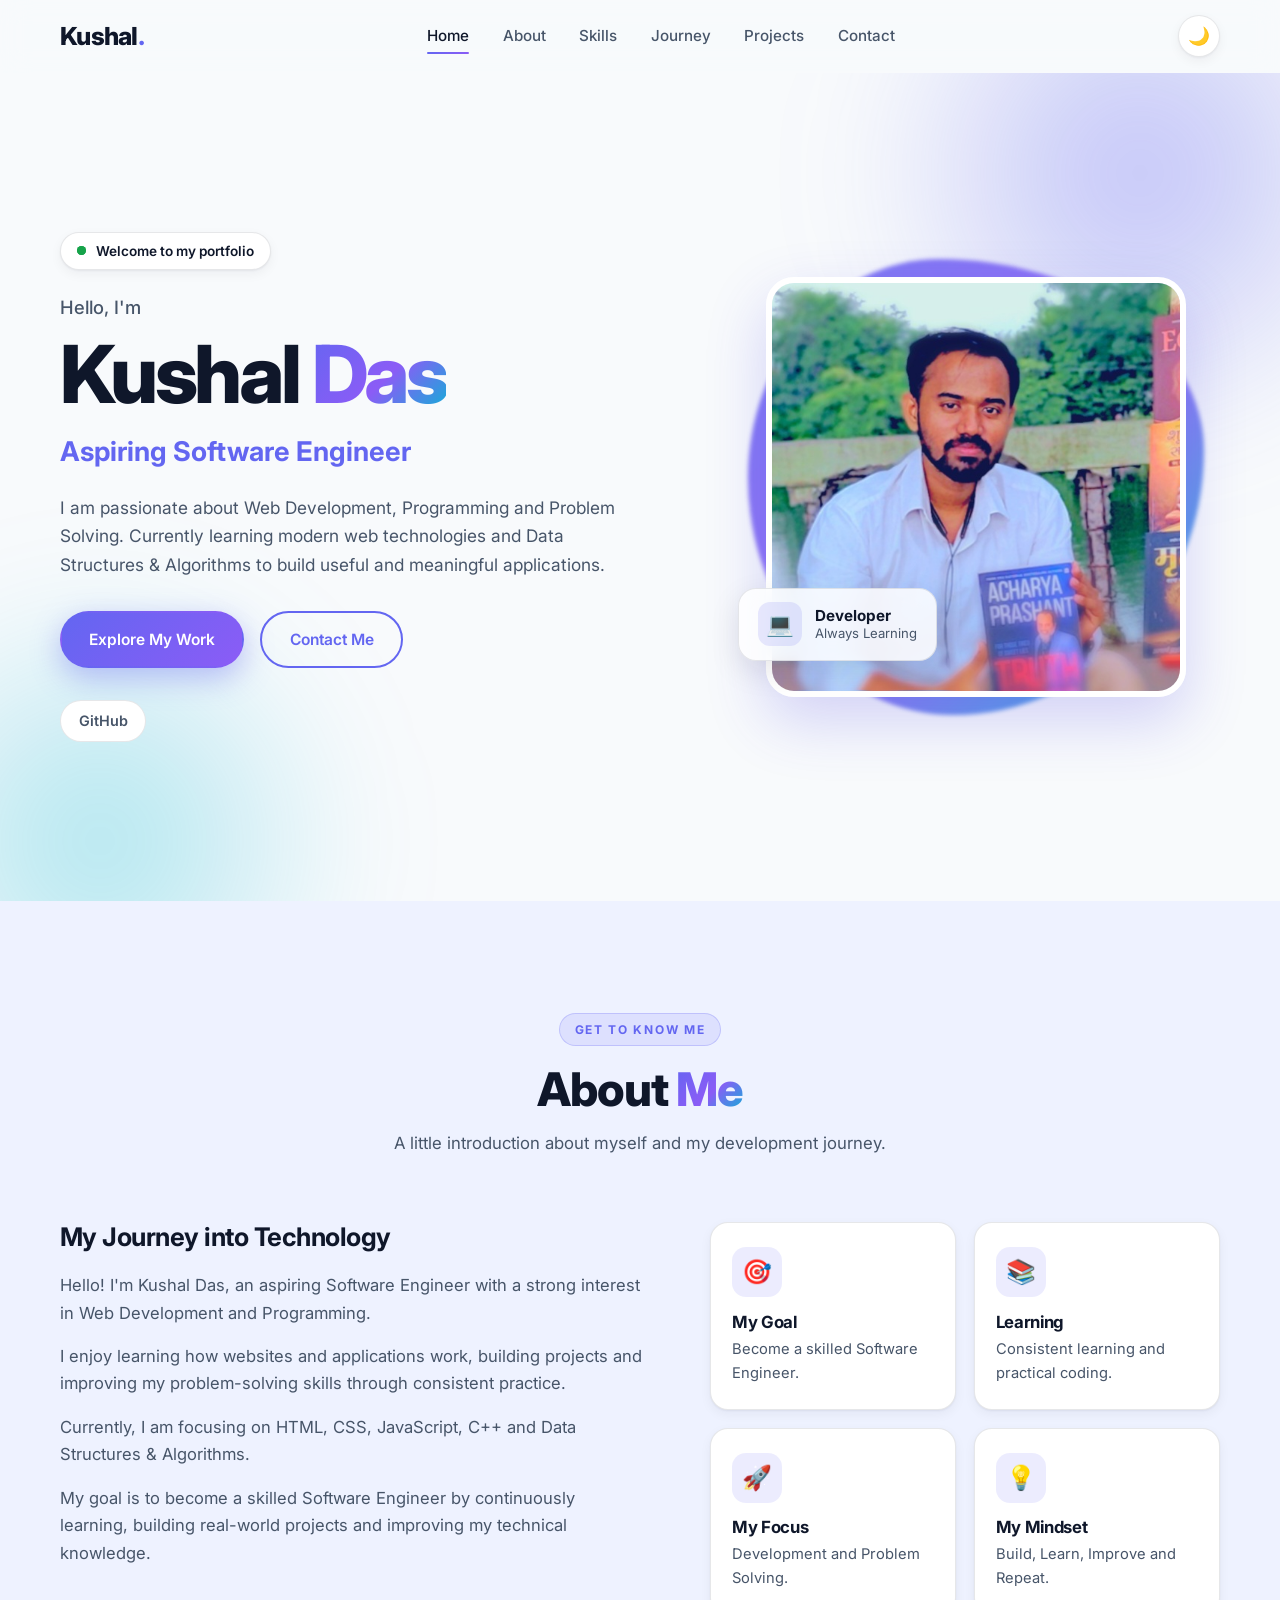
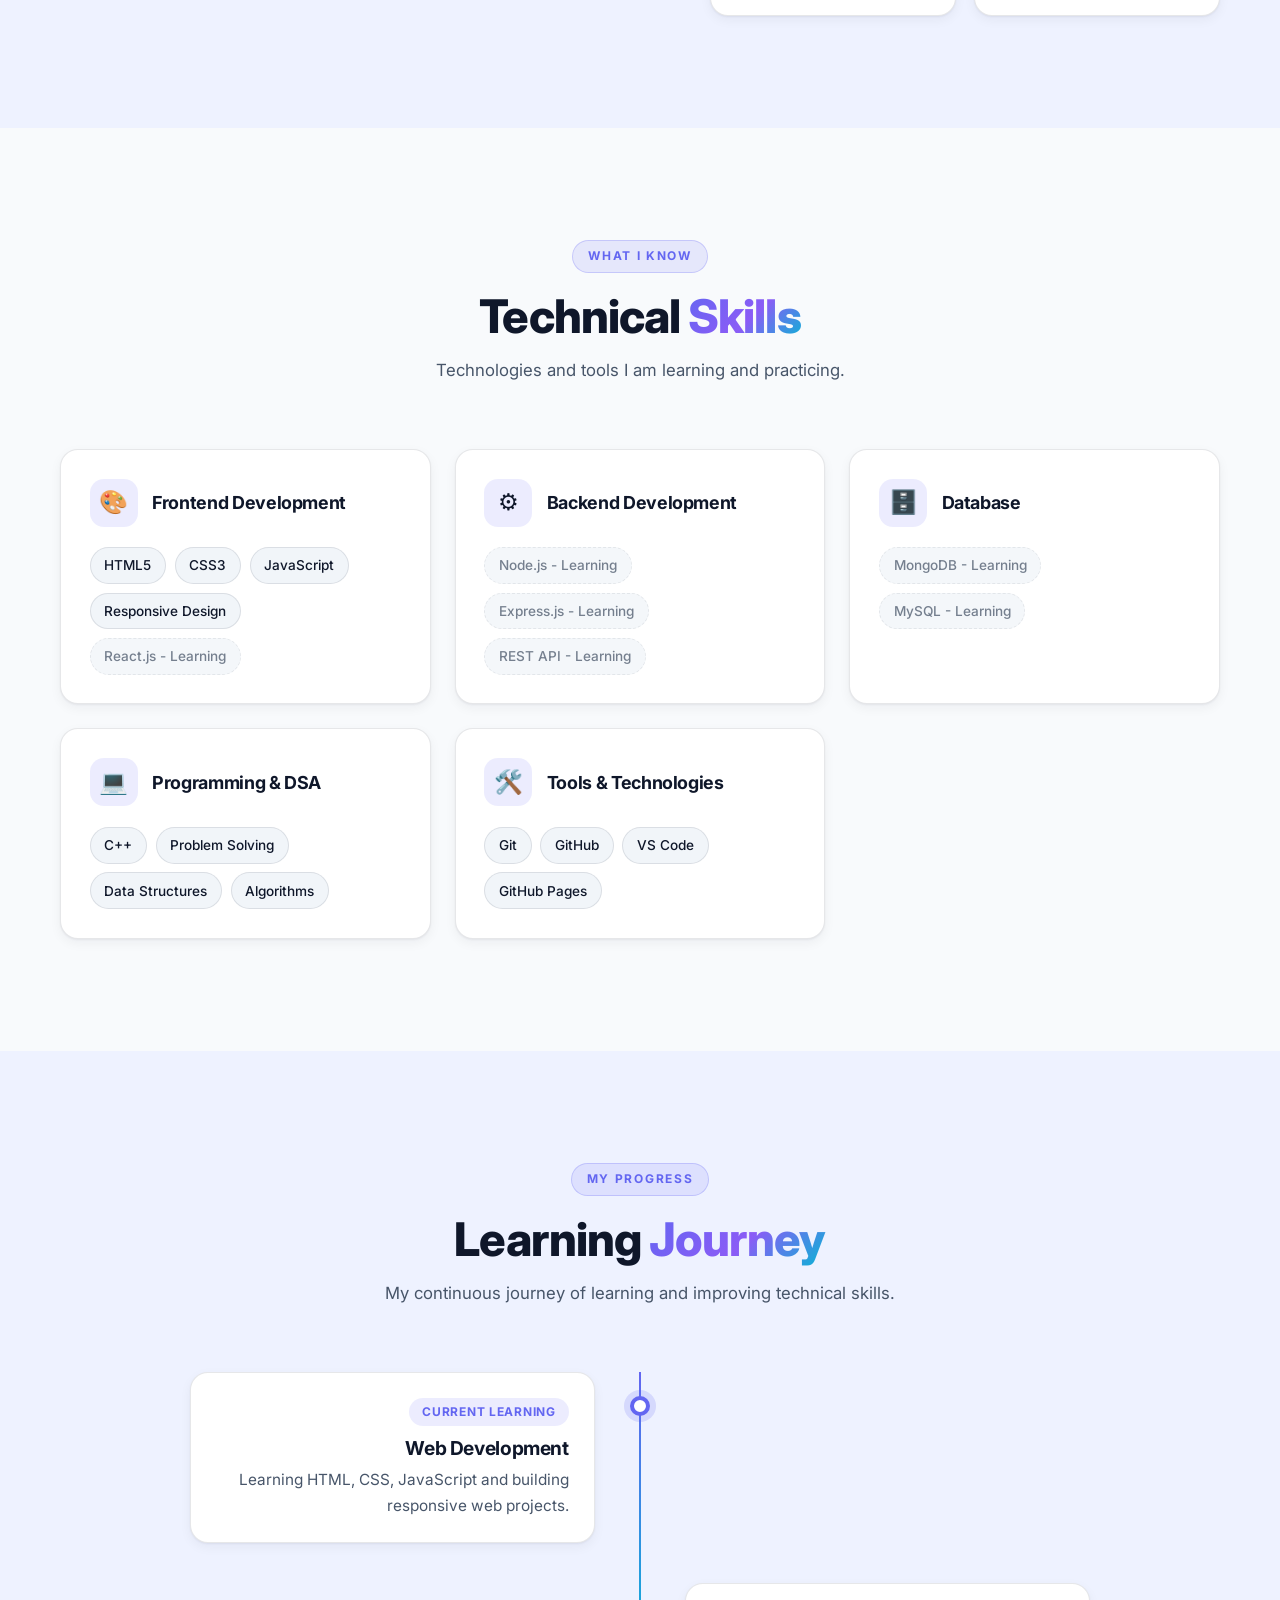
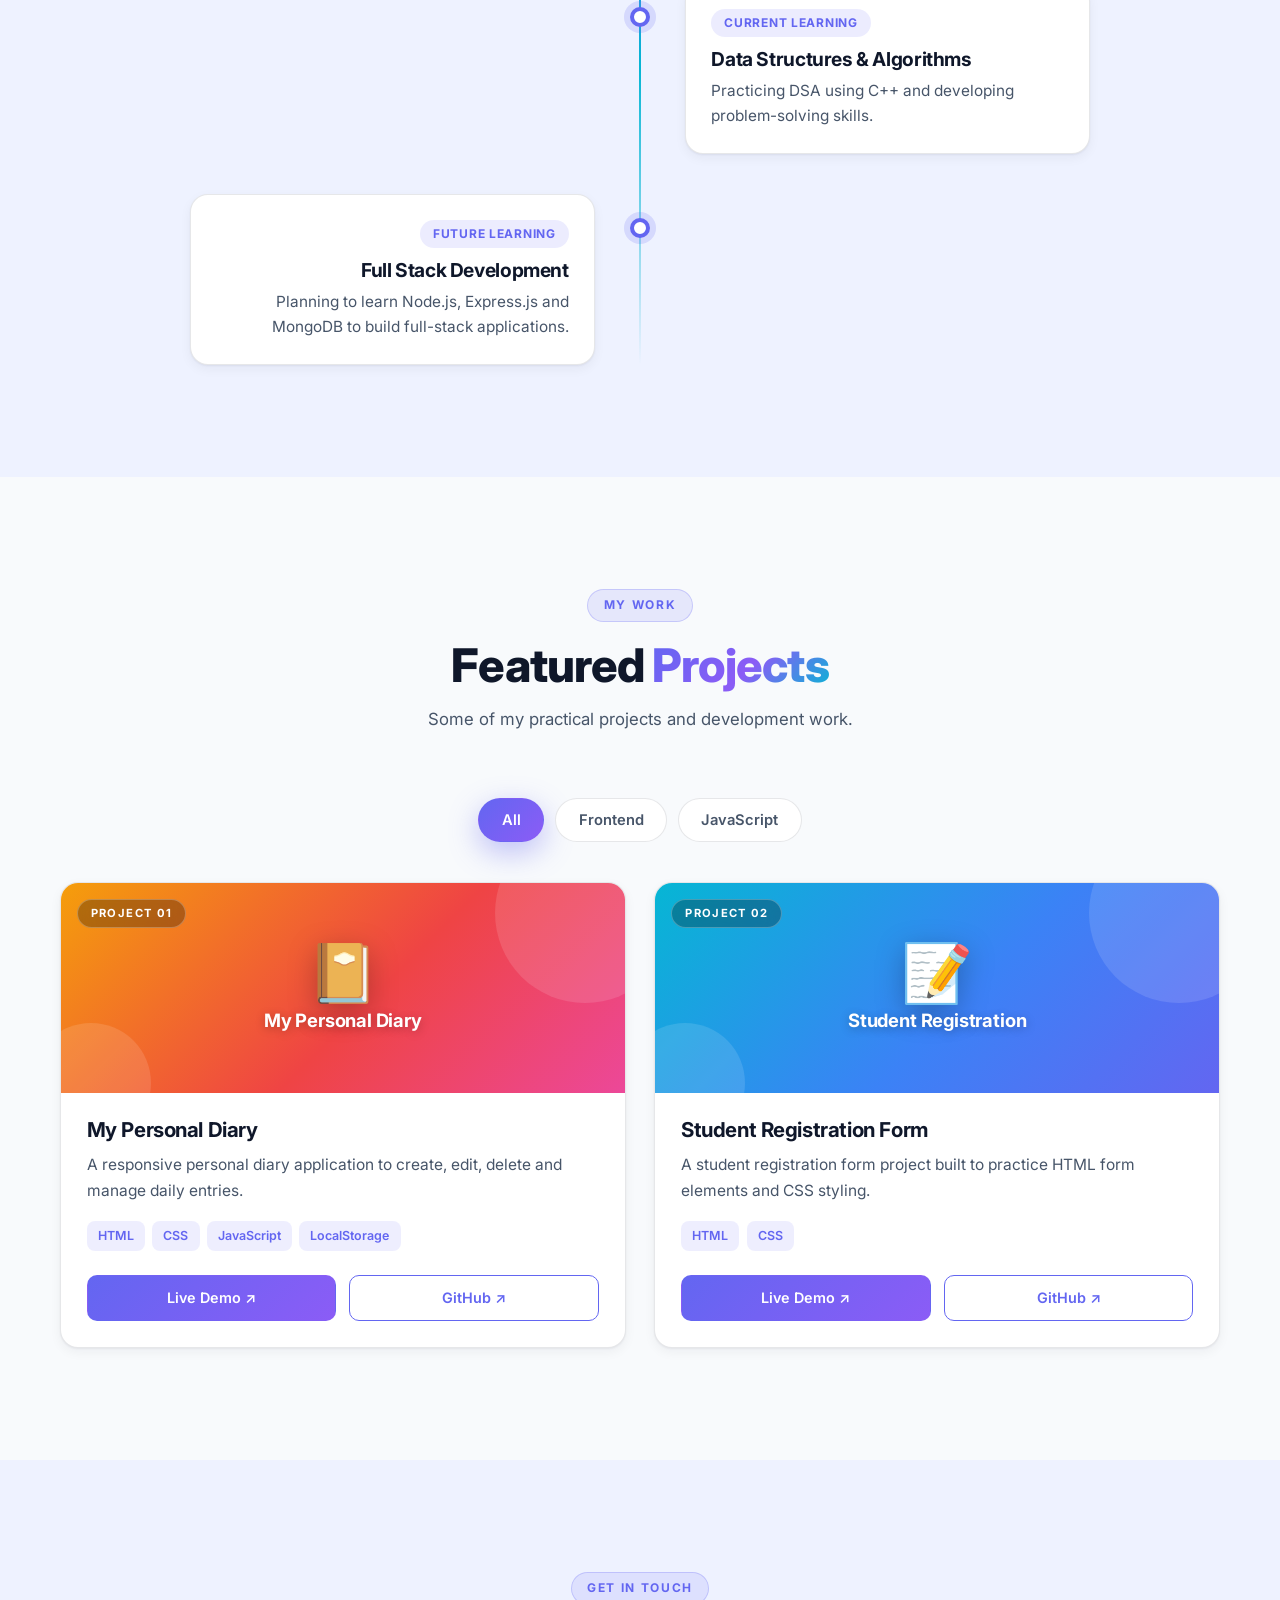
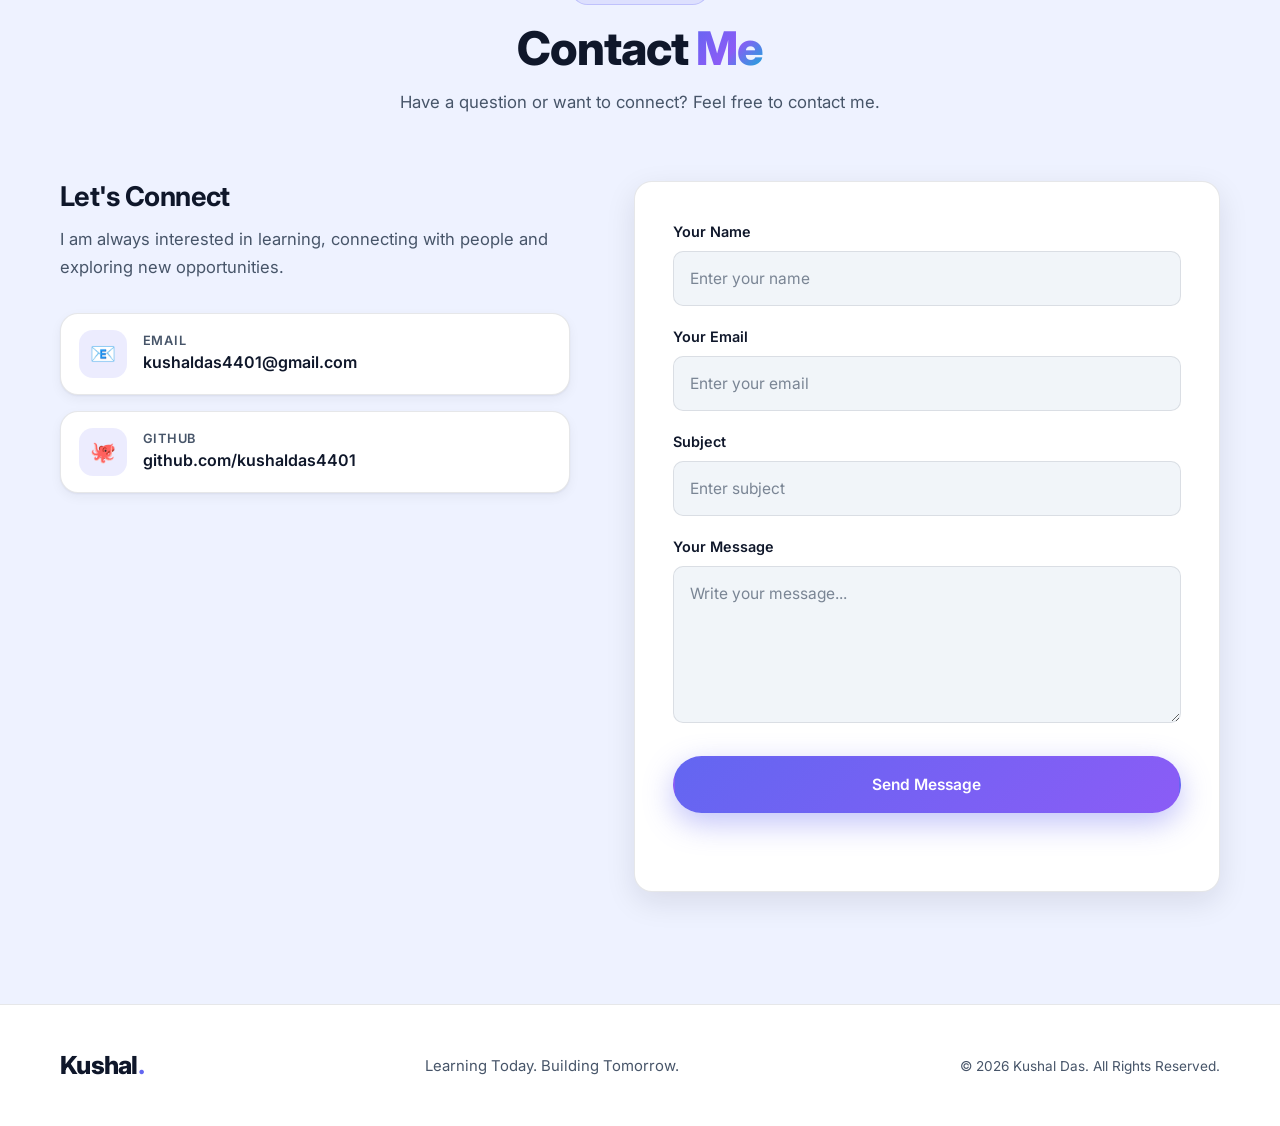
<file: index.html>
<!DOCTYPE html>
<html lang="en">

<head>
    <meta charset="UTF-8">
    <meta name="viewport" content="width=device-width, initial-scale=1.0">

    <meta name="description"
        content="Kushal Das - Web Developer Portfolio. Explore my skills, projects and development journey.">

    <meta name="author" content="Kushal Das">

    <title>Kushal Das | Developer Portfolio</title>

    <!-- Favicon (inline, so no extra file is needed) -->
    <link rel="icon"
        href="data:image/svg+xml,<svg xmlns='http://www.w3.org/2000/svg' viewBox='0 0 100 100'><text y='.9em' font-size='90'>💻</text></svg>">

    <!-- Open Graph (link preview on WhatsApp, LinkedIn etc.) -->
    <meta property="og:type" content="website">
    <meta property="og:title" content="Kushal Das | Developer Portfolio">
    <meta property="og:description"
        content="Web Developer Portfolio. Explore my skills, projects and development journey.">
    <!-- og:image-e full URL dite hobe, jemon:
    <meta property="og:image" content="https://YOUR-SITE-URL/kdas.jpeg"> -->

    <!-- Google Fonts -->
    <link rel="preconnect" href="https://fonts.googleapis.com">
    <link rel="preconnect" href="https://fonts.gstatic.com" crossorigin>

    <link href="https://fonts.googleapis.com/css2?family=Inter:wght@400;500;600;700;800&display=swap"
        rel="stylesheet">

    <!-- CSS -->
    <link rel="stylesheet" href="style.css">

    <!-- JavaScript -->
    <script src="app.js" defer></script>

</head>

<body>

    <!-- =========================
         NAVIGATION BAR
    ========================== -->

    <header class="header">

        <nav class="navbar container">

            <a href="#hero" class="logo">
                Kushal<span>.</span>
            </a>

            <ul class="nav-links" id="navLinks">

                <li><a href="#hero" class="nav-link">Home</a></li>

                <li><a href="#about" class="nav-link">About</a></li>

                <li><a href="#skills" class="nav-link">Skills</a></li>

                <li><a href="#journey" class="nav-link">Journey</a></li>

                <li><a href="#projects" class="nav-link">Projects</a></li>

                <li><a href="#contact" class="nav-link">Contact</a></li>

            </ul>

            <div class="nav-actions">

                <button class="theme-toggle icon-btn"
                    id="themeToggle"
                    aria-label="Toggle dark and light theme">
                    <span id="themeIcon">☀</span>
                </button>

                <button class="menu-toggle icon-btn"
                    id="menuToggle"
                    aria-label="Open navigation menu"
                    aria-expanded="false"
                    aria-controls="navLinks">

                    <span></span>
                    <span></span>
                    <span></span>

                </button>

            </div>

        </nav>

    </header>


    <main>

        <!-- =========================
             HERO SECTION
        ========================== -->

        <section class="hero section-padding reveal" id="hero">

            <div class="container hero-container">

                <div class="hero-content">

                    <span class="availability">
                        <span class="status-dot"></span>
                        Welcome to my portfolio
                    </span>

                    <p class="hero-intro">
                        Hello, I'm
                    </p>

                    <h1>
                        Kushal <span>Das</span>
                    </h1>

                    <p class="hero-title">
                        Aspiring Software Engineer
                    </p>

                    <p class="hero-description">
                        I am passionate about Web Development,
                        Programming and Problem Solving.

                        Currently learning modern web technologies
                        and Data Structures & Algorithms to build
                        useful and meaningful applications.
                    </p>

                    <div class="hero-buttons">

                        <a href="#projects" class="btn btn-primary">
                            Explore My Work
                        </a>

                        <a href="#contact" class="btn btn-outline">
                            Contact Me
                        </a>

                    </div>

                    <div class="social-links">

                        <a href="https://github.com/kushaldas4401"
                            target="_blank"
                            rel="noopener noreferrer">
                            GitHub
                        </a>

                        <!-- Nijer LinkedIn profile link ready hole ei line-ta chalu koro:
                        <a href="https://www.linkedin.com/in/YOUR-USERNAME"
                            target="_blank"
                            rel="noopener noreferrer">
                            LinkedIn
                        </a>
                        -->

                    </div>

                </div>


                <div class="hero-image">

                    <div class="image-decoration"></div>

                    <img src="kdas.jpeg"
                        alt="Kushal Das - Profile Photo"
                        class="profile-image"
                        width="400"
                        height="400">

                    <div class="floating-card">
                        <span>💻</span>
                        <div>
                            <strong>Developer</strong>
                            <p>Always Learning</p>
                        </div>
                    </div>

                </div>

            </div>

        </section>


        <!-- =========================
             ABOUT SECTION
        ========================== -->

        <section class="about section-padding reveal" id="about">

            <div class="container">

                <div class="section-heading">

                    <span class="section-label">GET TO KNOW ME</span>

                    <h2>About <span>Me</span></h2>

                    <p>
                        A little introduction about myself
                        and my development journey.
                    </p>

                </div>


                <div class="about-content">

                    <div class="about-text">

                        <h3>My Journey into Technology</h3>

                        <p>
                            Hello! I'm Kushal Das, an aspiring
                            Software Engineer with a strong interest
                            in Web Development and Programming.
                        </p>

                        <p>
                            I enjoy learning how websites and
                            applications work, building projects
                            and improving my problem-solving skills
                            through consistent practice.
                        </p>

                        <p>
                            Currently, I am focusing on HTML, CSS,
                            JavaScript, C++ and Data Structures
                            & Algorithms.
                        </p>

                        <p>
                            My goal is to become a skilled Software
                            Engineer by continuously learning,
                            building real-world projects and
                            improving my technical knowledge.
                        </p>

                    </div>


                    <div class="about-highlights">

                        <div class="highlight-card">
                            <span class="highlight-icon">🎯</span>
                            <h3>My Goal</h3>
                            <p>Become a skilled Software Engineer.</p>
                        </div>

                        <div class="highlight-card">
                            <span class="highlight-icon">📚</span>
                            <h3>Learning</h3>
                            <p>Consistent learning and practical coding.</p>
                        </div>

                        <div class="highlight-card">
                            <span class="highlight-icon">🚀</span>
                            <h3>My Focus</h3>
                            <p>Development and Problem Solving.</p>
                        </div>

                        <div class="highlight-card">
                            <span class="highlight-icon">💡</span>
                            <h3>My Mindset</h3>
                            <p>Build, Learn, Improve and Repeat.</p>
                        </div>

                    </div>

                </div>

            </div>

        </section>


        <!-- =========================
             SKILLS SECTION
        ========================== -->

        <section class="skills section-padding reveal" id="skills">

            <div class="container">

                <div class="section-heading">

                    <span class="section-label">WHAT I KNOW</span>

                    <h2>Technical <span>Skills</span></h2>

                    <p>
                        Technologies and tools I am learning
                        and practicing.
                    </p>

                </div>


                <div class="skills-grid">


                    <!-- Frontend -->

                    <div class="skill-card">

                        <div class="skill-card-header">
                            <span class="skill-icon">🎨</span>
                            <h3>Frontend Development</h3>
                        </div>

                        <div class="skill-tags">

                            <span>HTML5</span>
                            <span>CSS3</span>
                            <span>JavaScript</span>
                            <span>Responsive Design</span>
                            <span class="tag-learning">React.js - Learning</span>

                        </div>

                    </div>


                    <!-- Backend -->

                    <div class="skill-card">

                        <div class="skill-card-header">
                            <span class="skill-icon">⚙️</span>
                            <h3>Backend Development</h3>
                        </div>

                        <div class="skill-tags">

                            <span class="tag-learning">Node.js - Learning</span>
                            <span class="tag-learning">Express.js - Learning</span>
                            <span class="tag-learning">REST API - Learning</span>

                        </div>

                    </div>


                    <!-- Database -->

                    <div class="skill-card">

                        <div class="skill-card-header">
                            <span class="skill-icon">🗄️</span>
                            <h3>Database</h3>
                        </div>

                        <div class="skill-tags">

                            <span class="tag-learning">MongoDB - Learning</span>
                            <span class="tag-learning">MySQL - Learning</span>

                        </div>

                    </div>


                    <!-- Programming -->

                    <div class="skill-card">

                        <div class="skill-card-header">
                            <span class="skill-icon">💻</span>
                            <h3>Programming & DSA</h3>
                        </div>

                        <div class="skill-tags">

                            <span>C++</span>
                            <span>Problem Solving</span>
                            <span>Data Structures</span>
                            <span>Algorithms</span>

                        </div>

                    </div>


                    <!-- Tools -->

                    <div class="skill-card">

                        <div class="skill-card-header">
                            <span class="skill-icon">🛠️</span>
                            <h3>Tools & Technologies</h3>
                        </div>

                        <div class="skill-tags">

                            <span>Git</span>
                            <span>GitHub</span>
                            <span>VS Code</span>
                            <span>GitHub Pages</span>

                        </div>

                    </div>


                </div>

            </div>

        </section>


        <!-- =========================
             JOURNEY SECTION
        ========================== -->

        <section class="journey section-padding reveal" id="journey">

            <div class="container">

                <div class="section-heading">

                    <span class="section-label">MY PROGRESS</span>

                    <h2>Learning <span>Journey</span></h2>

                    <p>
                        My continuous journey of learning
                        and improving technical skills.
                    </p>

                </div>


                <div class="timeline">


                    <div class="timeline-item">

                        <div class="timeline-dot"></div>

                        <div class="timeline-content">

                            <span class="timeline-date">
                                Current Learning
                            </span>

                            <h3>Web Development</h3>

                            <p>
                                Learning HTML, CSS, JavaScript
                                and building responsive web projects.
                            </p>

                        </div>

                    </div>


                    <div class="timeline-item">

                        <div class="timeline-dot"></div>

                        <div class="timeline-content">

                            <span class="timeline-date">
                                Current Learning
                            </span>

                            <h3>Data Structures & Algorithms</h3>

                            <p>
                                Practicing DSA using C++ and
                                developing problem-solving skills.
                            </p>

                        </div>

                    </div>


                    <div class="timeline-item">

                        <div class="timeline-dot"></div>

                        <div class="timeline-content">

                            <span class="timeline-date">
                                Future Learning
                            </span>

                            <h3>Full Stack Development</h3>

                            <p>
                                Planning to learn Node.js,
                                Express.js and MongoDB to
                                build full-stack applications.
                            </p>

                        </div>

                    </div>


                </div>

            </div>

        </section>


        <!-- =========================
             PROJECTS SECTION
        ========================== -->

        <section class="projects-section section-padding reveal"
            id="projects">

            <div class="container">

                <div class="section-heading">

                    <span class="section-label">MY WORK</span>

                    <h2>Featured <span>Projects</span></h2>

                    <p>
                        Some of my practical projects
                        and development work.
                    </p>

                </div>


                <!-- Project Filters -->

                <div class="project-filters">

                    <button class="filter-btn active"
                        data-filter="all">
                        All
                    </button>

                    <button class="filter-btn"
                        data-filter="frontend">
                        Frontend
                    </button>

                    <button class="filter-btn"
                        data-filter="javascript">
                        JavaScript
                    </button>

                </div>


                <div class="projects-grid">


                    <!-- My Personal Diary -->

                    <article class="project-card"
                        data-category="javascript frontend">

                        <div class="project-number">
                            PROJECT 01
                        </div>

                        <div class="project-visual diary-visual">
                            <span>📔</span>
                            <h3>My Personal Diary</h3>
                        </div>

                        <div class="project-info">

                            <h3>My Personal Diary</h3>

                            <p>
                                A responsive personal diary
                                application to create, edit,
                                delete and manage daily entries.
                            </p>

                            <div class="project-tech">
                                <span>HTML</span>
                                <span>CSS</span>
                                <span>JavaScript</span>
                                <span>LocalStorage</span>
                            </div>

                            <div class="project-links">

                                <a href="https://kushaldas4401.github.io/My-Personal-Diary/"
                                    target="_blank"
                                    rel="noopener noreferrer">
                                    Live Demo ↗
                                </a>

                                <a href="https://github.com/kushaldas4401/My-Personal-Diary"
                                    target="_blank"
                                    rel="noopener noreferrer">
                                    GitHub ↗
                                </a>

                            </div>

                        </div>

                    </article>


                    <!-- Student Registration Form -->

                    <article class="project-card"
                        data-category="frontend">

                        <div class="project-number">
                            PROJECT 02
                        </div>

                        <div class="project-visual form-visual">
                            <span>📝</span>
                            <h3>Student Registration</h3>
                        </div>

                        <div class="project-info">

                            <h3>Student Registration Form</h3>

                            <p>
                                A student registration form
                                project built to practice
                                HTML form elements and CSS styling.
                            </p>

                            <div class="project-tech">
                                <span>HTML</span>
                                <span>CSS</span>
                            </div>

                            <div class="project-links">

                                <a href="https://kushaldas4401.github.io/student-registration-form"
                                    target="_blank"
                                    rel="noopener noreferrer">
                                    Live Demo ↗
                                </a>

                                <a href="https://github.com/kushaldas4401/student-registration-form"
                                    target="_blank"
                                    rel="noopener noreferrer">
                                    GitHub ↗
                                </a>

                            </div>

                        </div>

                    </article>


                </div>

            </div>

        </section>


        <!-- =========================
             CONTACT SECTION
        ========================== -->

        <section class="contact section-padding reveal" id="contact">

            <div class="container">

                <div class="section-heading">

                    <span class="section-label">GET IN TOUCH</span>

                    <h2>Contact <span>Me</span></h2>

                    <p>
                        Have a question or want to connect?
                        Feel free to contact me.
                    </p>

                </div>


                <div class="contact-container">


                    <!-- Contact Information -->

                    <div class="contact-info">

                        <h3>Let's Connect</h3>

                        <p>
                            I am always interested in learning,
                            connecting with people and exploring
                            new opportunities.
                        </p>


                        <div class="contact-item">

                            <span>📧</span>

                            <div>
                                <h4>Email</h4>
                                <a href="mailto:kushaldas4401@gmail.com">
                                    kushaldas4401@gmail.com
                                </a>
                            </div>

                        </div>


                        <div class="contact-item">

                            <span>🐙</span>

                            <div>
                                <h4>GitHub</h4>
                                <a href="https://github.com/kushaldas4401"
                                    target="_blank"
                                    rel="noopener noreferrer">
                                    github.com/kushaldas4401
                                </a>
                            </div>

                        </div>

                    </div>


                    <!-- Contact Form -->

                    <form class="contact-form" id="contactForm">

                        <div class="form-group">

                            <label for="name">
                                Your Name
                            </label>

                            <input
                                type="text"
                                id="name"
                                name="name"
                                placeholder="Enter your name"
                                required
                                minlength="2">

                        </div>


                        <div class="form-group">

                            <label for="email">
                                Your Email
                            </label>

                            <input
                                type="email"
                                id="email"
                                name="email"
                                placeholder="Enter your email"
                                required>

                        </div>


                        <div class="form-group">

                            <label for="subject">
                                Subject
                            </label>

                            <input
                                type="text"
                                id="subject"
                                name="subject"
                                placeholder="Enter subject"
                                required>

                        </div>


                        <div class="form-group">

                            <label for="message">
                                Your Message
                            </label>

                            <textarea
                                id="message"
                                name="message"
                                rows="5"
                                placeholder="Write your message..."
                                required
                                minlength="10"></textarea>

                        </div>


                        <button type="submit"
                            class="btn btn-primary submit-btn">

                            Send Message

                        </button>

                        <p class="form-status"
                            id="formStatus"
                            aria-live="polite"></p>

                    </form>


                </div>

            </div>

        </section>


    </main>


    <!-- =========================
         FOOTER
    ========================== -->

    <footer class="footer">

        <div class="container footer-container">

            <a href="#hero" class="logo">
                Kushal<span>.</span>
            </a>

            <p>
                Learning Today. Building Tomorrow.
            </p>

            <p class="copyright">
                &copy; <span id="currentYear">2026</span>
                Kushal Das. All Rights Reserved.
            </p>

        </div>

    </footer>


    <!-- =========================
         BACK TO TOP BUTTON
    ========================== -->

    <button class="back-to-top"
        id="backToTop"
        aria-label="Back to top">

        ↑

    </button>


</body>

</html>
</file>
<file: style.css>
/* ==========================================================
   Kushal Das - Developer Portfolio
   style.css
   ----------------------------------------------------------
   1.  Design tokens (colors, spacing, shadows) + dark theme
   2.  Reset & base
   3.  Layout utilities, section headings, buttons
   4.  Header & navigation
   5.  Hero
   6.  About
   7.  Skills
   8.  Journey (timeline)
   9.  Projects
   10. Contact
   11. Footer & back-to-top
   12. Scroll reveal animation
   13. Responsive
   14. Reduced motion
   ========================================================== */


/* ==========================================================
   1. DESIGN TOKENS
   ========================================================== */

:root {
    /* Brand */
    --primary: #6366f1;
    --primary-dark: #4f46e5;
    --secondary: #8b5cf6;
    --accent: #06b6d4;
    --gradient: linear-gradient(135deg, var(--primary), var(--secondary) 55%, var(--accent));
    --gradient-soft: linear-gradient(135deg, var(--primary), var(--secondary));

    /* Surfaces (light) */
    --bg: #f8fafc;
    --bg-alt: #eef2ff;
    --surface: #ffffff;
    --surface-2: #f1f5f9;
    --text: #0f172a;
    --muted: #475569;
    --border: rgba(15, 23, 42, 0.1);

    /* Status */
    --success: #16a34a;
    --danger: #dc2626;

    /* Shadows */
    --shadow-sm: 0 1px 2px rgba(15, 23, 42, 0.05), 0 4px 12px rgba(15, 23, 42, 0.05);
    --shadow-md: 0 10px 30px rgba(15, 23, 42, 0.1);
    --shadow-lg: 0 24px 60px rgba(79, 70, 229, 0.22);
    --glow: 0 10px 30px rgba(99, 102, 241, 0.4);

    /* Shape & layout */
    --radius-sm: 10px;
    --radius: 18px;
    --radius-lg: 28px;
    --header-h: 72px;
    --ease: cubic-bezier(0.22, 1, 0.36, 1);

    color-scheme: light;
}

/* Dark theme: works with  <html data-theme="dark">  OR  .dark / .dark-mode / .dark-theme  class */
:root[data-theme="dark"],
:root.dark,
body.dark,
body.dark-mode,
body.dark-theme {
    --bg: #0a0f1e;
    --bg-alt: #0f1730;
    --surface: #131b33;
    --surface-2: #1a2342;
    --text: #e8ecf5;
    --muted: #9aa6c1;
    --border: rgba(255, 255, 255, 0.09);

    --shadow-sm: 0 1px 2px rgba(0, 0, 0, 0.3), 0 4px 12px rgba(0, 0, 0, 0.25);
    --shadow-md: 0 10px 30px rgba(0, 0, 0, 0.4);
    --shadow-lg: 0 24px 60px rgba(0, 0, 0, 0.55);

    color-scheme: dark;
}


/* ==========================================================
   2. RESET & BASE
   ========================================================== */

*,
*::before,
*::after {
    margin: 0;
    padding: 0;
    box-sizing: border-box;
}

html {
    scroll-behavior: smooth;
    -webkit-text-size-adjust: 100%;
}

body {
    font-family: "Inter", system-ui, -apple-system, "Segoe UI", Roboto, sans-serif;
    font-size: 1rem;
    line-height: 1.65;
    color: var(--text);
    background: var(--bg);
    -webkit-font-smoothing: antialiased;
    -moz-osx-font-smoothing: grayscale;
    overflow-x: hidden;
    transition: background-color 0.35s ease, color 0.35s ease;
}

h1, h2, h3, h4 {
    line-height: 1.2;
    letter-spacing: -0.02em;
}

p {
    color: var(--muted);
}

a {
    color: inherit;
    text-decoration: none;
}

ul {
    list-style: none;
}

img {
    display: block;
    max-width: 100%;
    height: auto;
}

button,
input,
textarea {
    font: inherit;
    color: inherit;
}

button {
    cursor: pointer;
    border: none;
    background: none;
}

::selection {
    background: var(--primary);
    color: #fff;
}

:focus-visible {
    outline: 3px solid color-mix(in srgb, var(--primary) 70%, white);
    outline-offset: 3px;
    border-radius: 6px;
}

/* Slim scrollbar */
::-webkit-scrollbar {
    width: 10px;
}

::-webkit-scrollbar-track {
    background: var(--bg);
}

::-webkit-scrollbar-thumb {
    background: color-mix(in srgb, var(--primary) 55%, var(--bg));
    border-radius: 999px;
    border: 2px solid var(--bg);
}

/* Anchor links should not hide under sticky header */
section[id] {
    scroll-margin-top: calc(var(--header-h) - 1px);
}


/* ==========================================================
   3. LAYOUT UTILITIES, HEADINGS, BUTTONS
   ========================================================== */

.container {
    width: min(1160px, 100% - 2.5rem);
    margin-inline: auto;
}

.section-padding {
    padding-block: clamp(4.5rem, 9vw, 7rem);
}

/* Alternate section backgrounds */
.about,
.journey,
.contact {
    background: var(--bg-alt);
}

.section-heading {
    max-width: 660px;
    margin: 0 auto clamp(2.5rem, 5vw, 4rem);
    text-align: center;
}

.section-label {
    display: inline-block;
    padding: 0.35rem 0.95rem;
    margin-bottom: 1rem;
    font-size: 0.75rem;
    font-weight: 700;
    letter-spacing: 0.14em;
    color: var(--primary);
    background: color-mix(in srgb, var(--primary) 12%, transparent);
    border: 1px solid color-mix(in srgb, var(--primary) 25%, transparent);
    border-radius: 999px;
}

.section-heading h2 {
    font-size: clamp(2rem, 4.2vw, 2.9rem);
    font-weight: 800;
    margin-bottom: 0.8rem;
}

/* Gradient accent word inside headings */
.section-heading h2 span,
.hero h1 span {
    background: var(--gradient);
    -webkit-background-clip: text;
    background-clip: text;
    -webkit-text-fill-color: transparent;
    color: transparent;
}

.section-heading p {
    font-size: 1.05rem;
}

/* Buttons */
.btn {
    display: inline-flex;
    align-items: center;
    justify-content: center;
    gap: 0.5rem;
    padding: 0.85rem 1.7rem;
    font-size: 0.97rem;
    font-weight: 600;
    border-radius: 999px;
    border: 2px solid transparent;
    transition: transform 0.3s var(--ease), box-shadow 0.3s var(--ease),
        background-color 0.3s, color 0.3s, border-color 0.3s;
}

.btn:hover {
    transform: translateY(-3px);
}

.btn:active {
    transform: translateY(-1px);
}

.btn-primary {
    color: #fff;
    background: var(--gradient-soft);
    box-shadow: var(--glow);
}

.btn-primary:hover {
    box-shadow: 0 14px 36px rgba(99, 102, 241, 0.55);
}

.btn-outline {
    color: var(--primary);
    border-color: var(--primary);
    background: transparent;
}

.btn-outline:hover {
    color: #fff;
    background: var(--primary);
    box-shadow: var(--glow);
}

/* Shared card look */
.highlight-card,
.skill-card,
.timeline-content,
.project-card,
.contact-form {
    background: var(--surface);
    border: 1px solid var(--border);
    border-radius: var(--radius);
    box-shadow: var(--shadow-sm);
    transition: transform 0.4s var(--ease), box-shadow 0.4s var(--ease),
        border-color 0.3s, background-color 0.35s;
}


/* ==========================================================
   4. HEADER & NAVIGATION
   ========================================================== */

.header {
    position: sticky;
    top: 0;
    z-index: 1000;
    background: color-mix(in srgb, var(--bg) 78%, transparent);
    -webkit-backdrop-filter: saturate(180%) blur(14px);
    backdrop-filter: saturate(180%) blur(14px);
    border-bottom: 1px solid transparent;
    transition: border-color 0.3s, box-shadow 0.3s, background-color 0.35s;
}

.header.scrolled {
    border-bottom-color: var(--border);
    box-shadow: var(--shadow-sm);
}

.navbar {
    display: flex;
    align-items: center;
    justify-content: space-between;
    gap: 1.5rem;
    min-height: var(--header-h);
}

.logo {
    font-size: 1.55rem;
    font-weight: 800;
    letter-spacing: -0.03em;
    color: var(--text);
}

.logo span {
    color: var(--primary);
}

.nav-links {
    display: flex;
    align-items: center;
    gap: 2.1rem;
}

.nav-link {
    position: relative;
    padding: 0.4rem 0;
    font-size: 0.95rem;
    font-weight: 500;
    color: var(--muted);
    transition: color 0.25s;
}

.nav-link::after {
    content: "";
    position: absolute;
    left: 0;
    bottom: -2px;
    width: 100%;
    height: 2px;
    background: var(--gradient-soft);
    border-radius: 2px;
    transform: scaleX(0);
    transform-origin: right;
    transition: transform 0.35s var(--ease);
}

.nav-link:hover,
.nav-link.active {
    color: var(--text);
}

.nav-link:hover::after,
.nav-link.active::after {
    transform: scaleX(1);
    transform-origin: left;
}

.nav-actions {
    display: flex;
    align-items: center;
    gap: 0.6rem;
}

.icon-btn {
    display: inline-flex;
    align-items: center;
    justify-content: center;
    width: 42px;
    height: 42px;
    font-size: 1.1rem;
    border-radius: 50%;
    background: var(--surface);
    border: 1px solid var(--border);
    box-shadow: var(--shadow-sm);
    transition: transform 0.3s var(--ease), border-color 0.3s, background-color 0.35s;
}

.icon-btn:hover {
    transform: translateY(-2px) rotate(12deg);
    border-color: var(--primary);
}

/* Hamburger (hidden on desktop) */
.menu-toggle {
    display: none;
}

.menu-toggle span {
    display: block;
    width: 20px;
    height: 2px;
    background: var(--text);
    border-radius: 2px;
    transition: transform 0.35s var(--ease), opacity 0.2s;
}

.menu-toggle[aria-expanded="true"] span:nth-child(1),
.menu-toggle.active span:nth-child(1),
.menu-toggle.open span:nth-child(1) {
    transform: translateY(7px) rotate(45deg);
}

.menu-toggle[aria-expanded="true"] span:nth-child(2),
.menu-toggle.active span:nth-child(2),
.menu-toggle.open span:nth-child(2) {
    opacity: 0;
}

.menu-toggle[aria-expanded="true"] span:nth-child(3),
.menu-toggle.active span:nth-child(3),
.menu-toggle.open span:nth-child(3) {
    transform: translateY(-7px) rotate(-45deg);
}


/* ==========================================================
   5. HERO
   ========================================================== */

.hero {
    position: relative;
    isolation: isolate;
    display: flex;
    align-items: center;
    min-height: calc(100svh - var(--header-h));
    overflow: hidden;
}

/* Soft background glows */
.hero::before,
.hero::after {
    content: "";
    position: absolute;
    z-index: -1;
    border-radius: 50%;
    filter: blur(60px);
    pointer-events: none;
}

.hero::before {
    top: -180px;
    right: -140px;
    width: 560px;
    height: 560px;
    background: radial-gradient(circle, color-mix(in srgb, var(--primary) 40%, transparent), transparent 70%);
}

.hero::after {
    bottom: -200px;
    left: -160px;
    width: 520px;
    height: 520px;
    background: radial-gradient(circle, color-mix(in srgb, var(--accent) 32%, transparent), transparent 70%);
}

.hero-container {
    display: grid;
    grid-template-columns: 1.1fr 0.9fr;
    align-items: center;
    gap: clamp(2rem, 6vw, 5rem);
}

.availability {
    display: inline-flex;
    align-items: center;
    gap: 0.6rem;
    padding: 0.4rem 1rem;
    margin-bottom: 1.4rem;
    font-size: 0.85rem;
    font-weight: 600;
    color: var(--text);
    background: var(--surface);
    border: 1px solid var(--border);
    border-radius: 999px;
    box-shadow: var(--shadow-sm);
}

.status-dot {
    position: relative;
    width: 9px;
    height: 9px;
    background: var(--success);
    border-radius: 50%;
}

.status-dot::after {
    content: "";
    position: absolute;
    inset: 0;
    background: var(--success);
    border-radius: 50%;
    animation: pulse 1.8s ease-out infinite;
}

.hero-intro {
    font-size: 1.15rem;
    font-weight: 500;
    margin-bottom: 0.2rem;
}

.hero h1 {
    font-size: clamp(2.8rem, 7vw, 5rem);
    font-weight: 800;
    letter-spacing: -0.04em;
    margin-bottom: 0.5rem;
}

.hero-title {
    font-size: clamp(1.25rem, 2.6vw, 1.7rem);
    font-weight: 700;
    color: var(--primary);
    margin-bottom: 1.2rem;
}

.hero-description {
    max-width: 560px;
    font-size: 1.08rem;
    margin-bottom: 2rem;
}

.hero-buttons {
    display: flex;
    flex-wrap: wrap;
    gap: 1rem;
    margin-bottom: 2rem;
}

.social-links {
    display: flex;
    flex-wrap: wrap;
    gap: 0.75rem;
}

.social-links a {
    padding: 0.5rem 1.1rem;
    font-size: 0.9rem;
    font-weight: 600;
    color: var(--muted);
    background: var(--surface);
    border: 1px solid var(--border);
    border-radius: 999px;
    transition: color 0.25s, border-color 0.25s, transform 0.3s var(--ease);
}

.social-links a:hover {
    color: var(--primary);
    border-color: var(--primary);
    transform: translateY(-2px);
}

/* Hero image */
.hero-image {
    position: relative;
    width: min(100%, 420px);
    margin-inline: auto;
}

.image-decoration {
    position: absolute;
    inset: -18px;
    z-index: 0;
    background: var(--gradient);
    border-radius: 42% 58% 55% 45% / 48% 42% 58% 52%;
    opacity: 0.85;
    filter: blur(2px);
    animation: morph 9s ease-in-out infinite;
}

.profile-image {
    position: relative;
    z-index: 1;
    width: 100%;
    height: auto;
    aspect-ratio: 1 / 1;
    object-fit: cover;
    border-radius: var(--radius-lg);
    border: 6px solid var(--surface);
    box-shadow: var(--shadow-lg);
}

.floating-card {
    position: absolute;
    z-index: 2;
    left: -28px;
    bottom: 36px;
    display: flex;
    align-items: center;
    gap: 0.8rem;
    padding: 0.85rem 1.2rem;
    background: color-mix(in srgb, var(--surface) 85%, transparent);
    -webkit-backdrop-filter: blur(12px);
    backdrop-filter: blur(12px);
    border: 1px solid var(--border);
    border-radius: var(--radius);
    box-shadow: var(--shadow-md);
    animation: float 4.5s ease-in-out infinite;
}

.floating-card > span {
    display: grid;
    place-items: center;
    width: 44px;
    height: 44px;
    font-size: 1.4rem;
    background: color-mix(in srgb, var(--primary) 14%, transparent);
    border-radius: 12px;
}

.floating-card strong {
    display: block;
    font-size: 0.95rem;
    line-height: 1.2;
    color: var(--text);
}

.floating-card p {
    font-size: 0.82rem;
    line-height: 1.3;
}


/* ==========================================================
   6. ABOUT
   ========================================================== */

.about-content {
    display: grid;
    grid-template-columns: 1.15fr 1fr;
    gap: clamp(2rem, 5vw, 4rem);
    align-items: start;
}

.about-text h3 {
    font-size: 1.6rem;
    font-weight: 700;
    margin-bottom: 1.2rem;
}

.about-text p {
    margin-bottom: 1rem;
    font-size: 1.04rem;
}

.about-highlights {
    display: grid;
    grid-template-columns: repeat(2, 1fr);
    gap: 1.1rem;
}

.highlight-card {
    padding: 1.5rem 1.3rem;
}

.highlight-card:hover {
    transform: translateY(-6px);
    box-shadow: var(--shadow-md);
    border-color: color-mix(in srgb, var(--primary) 50%, transparent);
}

.highlight-icon {
    display: grid;
    place-items: center;
    width: 50px;
    height: 50px;
    margin-bottom: 0.9rem;
    font-size: 1.5rem;
    background: color-mix(in srgb, var(--primary) 12%, transparent);
    border-radius: 14px;
}

.highlight-card h3 {
    font-size: 1.05rem;
    font-weight: 700;
    margin-bottom: 0.3rem;
}

.highlight-card p {
    font-size: 0.92rem;
}


/* ==========================================================
   7. SKILLS
   ========================================================== */

.skills-grid {
    display: grid;
    grid-template-columns: repeat(auto-fit, minmax(290px, 1fr));
    gap: 1.5rem;
}

.skill-card {
    position: relative;
    padding: 1.8rem;
    overflow: hidden;
}

/* Gradient line that appears on hover */
.skill-card::before {
    content: "";
    position: absolute;
    top: 0;
    left: 0;
    width: 100%;
    height: 4px;
    background: var(--gradient);
    transform: scaleX(0);
    transform-origin: left;
    transition: transform 0.5s var(--ease);
}

.skill-card:hover {
    transform: translateY(-6px);
    box-shadow: var(--shadow-md);
}

.skill-card:hover::before {
    transform: scaleX(1);
}

.skill-card-header {
    display: flex;
    align-items: center;
    gap: 0.9rem;
    margin-bottom: 1.3rem;
}

.skill-icon {
    display: grid;
    place-items: center;
    flex-shrink: 0;
    width: 48px;
    height: 48px;
    font-size: 1.45rem;
    background: color-mix(in srgb, var(--primary) 12%, transparent);
    border-radius: 14px;
}

.skill-card-header h3 {
    font-size: 1.12rem;
    font-weight: 700;
}

.skill-tags {
    display: flex;
    flex-wrap: wrap;
    gap: 0.55rem;
}

.skill-tags span {
    padding: 0.38rem 0.85rem;
    font-size: 0.85rem;
    font-weight: 500;
    color: var(--text);
    background: var(--surface-2);
    border: 1px solid var(--border);
    border-radius: 999px;
    transition: color 0.25s, background-color 0.25s, border-color 0.25s, transform 0.25s;
}

.skill-tags span:hover {
    color: var(--primary);
    border-color: var(--primary);
    transform: translateY(-2px);
}

/* Skills I am still learning */
.skill-tags .tag-learning {
    opacity: 0.75;
    border-style: dashed;
    color: var(--muted);
}


/* ==========================================================
   8. JOURNEY (TIMELINE)
   ========================================================== */

.timeline {
    position: relative;
    max-width: 900px;
    margin-inline: auto;
}

/* Center line */
.timeline::before {
    content: "";
    position: absolute;
    top: 0;
    bottom: 0;
    left: 50%;
    width: 2px;
    background: linear-gradient(to bottom, var(--primary), var(--accent), transparent);
    transform: translateX(-50%);
}

.timeline-item {
    position: relative;
    width: 50%;
    padding-bottom: 2.5rem;
}

.timeline-item:last-child {
    padding-bottom: 0;
}

.timeline-item:nth-child(odd) {
    padding-right: 2.8rem;
    text-align: right;
}

.timeline-item:nth-child(even) {
    margin-left: 50%;
    padding-left: 2.8rem;
}

.timeline-dot {
    position: absolute;
    top: 1.5rem;
    width: 20px;
    height: 20px;
    background: var(--surface);
    border: 4px solid var(--primary);
    border-radius: 50%;
    box-shadow: 0 0 0 6px color-mix(in srgb, var(--primary) 18%, transparent);
    transition: transform 0.3s var(--ease), background-color 0.3s;
}

.timeline-item:nth-child(odd) .timeline-dot {
    right: -10px;
}

.timeline-item:nth-child(even) .timeline-dot {
    left: -10px;
}

.timeline-item:hover .timeline-dot {
    background: var(--primary);
    transform: scale(1.25);
}

.timeline-content {
    padding: 1.5rem 1.6rem;
}

.timeline-item:hover .timeline-content {
    transform: translateY(-4px);
    box-shadow: var(--shadow-md);
}

.timeline-date {
    display: inline-block;
    padding: 0.25rem 0.8rem;
    margin-bottom: 0.7rem;
    font-size: 0.75rem;
    font-weight: 700;
    letter-spacing: 0.06em;
    text-transform: uppercase;
    color: var(--primary);
    background: color-mix(in srgb, var(--primary) 12%, transparent);
    border-radius: 999px;
}

.timeline-content h3 {
    font-size: 1.2rem;
    font-weight: 700;
    margin-bottom: 0.45rem;
}

.timeline-content p {
    font-size: 0.96rem;
}


/* ==========================================================
   9. PROJECTS
   ========================================================== */

.project-filters {
    display: flex;
    flex-wrap: wrap;
    justify-content: center;
    gap: 0.7rem;
    margin-bottom: 2.5rem;
}

.filter-btn {
    padding: 0.55rem 1.4rem;
    font-size: 0.92rem;
    font-weight: 600;
    color: var(--muted);
    background: var(--surface);
    border: 1px solid var(--border);
    border-radius: 999px;
    transition: color 0.25s, background 0.25s, border-color 0.25s, transform 0.3s var(--ease);
}

.filter-btn:hover {
    color: var(--primary);
    border-color: var(--primary);
    transform: translateY(-2px);
}

.filter-btn.active {
    color: #fff;
    background: var(--gradient-soft);
    border-color: transparent;
    box-shadow: var(--glow);
}

.projects-grid {
    display: grid;
    grid-template-columns: repeat(auto-fit, minmax(min(100%, 340px), 1fr));
    gap: 1.8rem;
}

/* Hidden by the filter (supports several class names) */
.project-card.hide,
.project-card.hidden,
.project-card.is-hidden,
.project-card[hidden] {
    display: none;
}

.project-card {
    position: relative;
    display: flex;
    flex-direction: column;
    overflow: hidden;
    animation: fade-in 0.5s var(--ease);
}

.project-card:hover {
    transform: translateY(-8px);
    box-shadow: var(--shadow-lg);
    border-color: color-mix(in srgb, var(--primary) 45%, transparent);
}

.project-number {
    position: absolute;
    top: 1rem;
    left: 1rem;
    z-index: 2;
    padding: 0.28rem 0.8rem;
    font-size: 0.7rem;
    font-weight: 700;
    letter-spacing: 0.12em;
    color: #fff;
    background: rgba(0, 0, 0, 0.28);
    -webkit-backdrop-filter: blur(8px);
    backdrop-filter: blur(8px);
    border: 1px solid rgba(255, 255, 255, 0.25);
    border-radius: 999px;
}

.project-visual {
    position: relative;
    display: flex;
    flex-direction: column;
    align-items: center;
    justify-content: center;
    gap: 0.5rem;
    min-height: 210px;
    padding: 2rem 1rem;
    color: #fff;
    overflow: hidden;
    transition: transform 0.6s var(--ease);
}

/* Decorative circles */
.project-visual::before,
.project-visual::after {
    content: "";
    position: absolute;
    border-radius: 50%;
    background: rgba(255, 255, 255, 0.12);
}

.project-visual::before {
    width: 180px;
    height: 180px;
    top: -60px;
    right: -50px;
}

.project-visual::after {
    width: 120px;
    height: 120px;
    bottom: -50px;
    left: -30px;
}

.project-visual > * {
    position: relative;
    z-index: 1;
}

.project-visual span {
    font-size: 3.6rem;
    line-height: 1;
    filter: drop-shadow(0 8px 14px rgba(0, 0, 0, 0.25));
    transition: transform 0.5s var(--ease);
}

.project-visual h3 {
    font-size: 1.15rem;
    font-weight: 700;
    letter-spacing: -0.01em;
    text-shadow: 0 2px 10px rgba(0, 0, 0, 0.25);
}

.project-card:hover .project-visual span {
    transform: scale(1.18) rotate(-6deg);
}

.diary-visual {
    background: linear-gradient(135deg, #f59e0b, #ef4444 55%, #ec4899);
}

.form-visual {
    background: linear-gradient(135deg, #06b6d4, #3b82f6 55%, #6366f1);
}

.project-info {
    display: flex;
    flex-direction: column;
    flex: 1;
    padding: 1.6rem;
}

.project-info h3 {
    font-size: 1.28rem;
    font-weight: 700;
    margin-bottom: 0.6rem;
}

.project-info > p {
    margin-bottom: 1.1rem;
    font-size: 0.97rem;
}

.project-tech {
    display: flex;
    flex-wrap: wrap;
    gap: 0.45rem;
    margin-bottom: 1.5rem;
}

.project-tech span {
    padding: 0.28rem 0.7rem;
    font-size: 0.78rem;
    font-weight: 600;
    color: var(--primary);
    background: color-mix(in srgb, var(--primary) 11%, transparent);
    border-radius: 8px;
}

.project-links {
    display: flex;
    gap: 0.8rem;
    margin-top: auto;
}

.project-links a {
    flex: 1;
    padding: 0.65rem 1rem;
    text-align: center;
    font-size: 0.9rem;
    font-weight: 600;
    border-radius: var(--radius-sm);
    border: 1.5px solid var(--primary);
    transition: transform 0.3s var(--ease), background-color 0.25s, color 0.25s, box-shadow 0.3s;
}

.project-links a:first-child {
    color: #fff;
    background: var(--gradient-soft);
    border-color: transparent;
}

.project-links a:first-child:hover {
    box-shadow: var(--glow);
}

.project-links a:last-child {
    color: var(--primary);
}

.project-links a:last-child:hover {
    color: #fff;
    background: var(--primary);
}

.project-links a:hover {
    transform: translateY(-2px);
}


/* ==========================================================
   10. CONTACT
   ========================================================== */

.contact-container {
    display: grid;
    grid-template-columns: 1fr 1.15fr;
    gap: clamp(2rem, 5vw, 4rem);
    align-items: start;
}

.contact-info h3 {
    font-size: 1.7rem;
    font-weight: 700;
    margin-bottom: 0.8rem;
}

.contact-info > p {
    margin-bottom: 2rem;
    font-size: 1.04rem;
}

.contact-item {
    display: flex;
    align-items: center;
    gap: 1rem;
    padding: 1rem 1.1rem;
    margin-bottom: 1rem;
    background: var(--surface);
    border: 1px solid var(--border);
    border-radius: var(--radius);
    box-shadow: var(--shadow-sm);
    transition: transform 0.35s var(--ease), border-color 0.3s, box-shadow 0.35s;
}

.contact-item:hover {
    transform: translateX(6px);
    border-color: color-mix(in srgb, var(--primary) 50%, transparent);
    box-shadow: var(--shadow-md);
}

.contact-item > span {
    display: grid;
    place-items: center;
    flex-shrink: 0;
    width: 48px;
    height: 48px;
    font-size: 1.3rem;
    background: color-mix(in srgb, var(--primary) 12%, transparent);
    border-radius: 14px;
}

.contact-item h4 {
    font-size: 0.8rem;
    font-weight: 600;
    letter-spacing: 0.06em;
    text-transform: uppercase;
    color: var(--muted);
}

.contact-item a {
    font-weight: 600;
    word-break: break-word;
    transition: color 0.25s;
}

.contact-item a:hover {
    color: var(--primary);
}

/* Form */
.contact-form {
    padding: clamp(1.5rem, 4vw, 2.4rem);
    box-shadow: var(--shadow-md);
}

.form-group {
    margin-bottom: 1.2rem;
}

.form-group label {
    display: block;
    margin-bottom: 0.45rem;
    font-size: 0.9rem;
    font-weight: 600;
}

.form-group input,
.form-group textarea {
    width: 100%;
    padding: 0.85rem 1rem;
    font-size: 0.97rem;
    color: var(--text);
    background: var(--surface-2);
    border: 1.5px solid var(--border);
    border-radius: var(--radius-sm);
    transition: border-color 0.25s, box-shadow 0.25s, background-color 0.25s;
}

.form-group input::placeholder,
.form-group textarea::placeholder {
    color: color-mix(in srgb, var(--muted) 70%, transparent);
}

.form-group input:focus,
.form-group textarea:focus {
    outline: none;
    background: var(--surface);
    border-color: var(--primary);
    box-shadow: 0 0 0 4px color-mix(in srgb, var(--primary) 20%, transparent);
}

.form-group input:user-invalid,
.form-group textarea:user-invalid {
    border-color: var(--danger);
}

.form-group textarea {
    min-height: 140px;
    resize: vertical;
}

.submit-btn {
    width: 100%;
    margin-top: 0.4rem;
}

.submit-btn:disabled {
    opacity: 0.65;
    cursor: not-allowed;
    transform: none;
}

.form-status {
    min-height: 1.5rem;
    margin-top: 1rem;
    font-size: 0.93rem;
    font-weight: 600;
    text-align: center;
}

.form-status.success {
    color: var(--success);
}

.form-status.error {
    color: var(--danger);
}


/* ==========================================================
   11. FOOTER & BACK-TO-TOP
   ========================================================== */

.footer {
    padding-block: 2.5rem;
    background: var(--surface);
    border-top: 1px solid var(--border);
    transition: background-color 0.35s;
}

.footer-container {
    display: flex;
    flex-wrap: wrap;
    align-items: center;
    justify-content: space-between;
    gap: 1rem 2rem;
}

.footer-container p {
    font-size: 0.93rem;
}

.footer .copyright {
    font-size: 0.85rem;
}

.back-to-top {
    position: fixed;
    right: 1.5rem;
    bottom: 1.5rem;
    z-index: 900;
    display: grid;
    place-items: center;
    width: 48px;
    height: 48px;
    font-size: 1.3rem;
    font-weight: 700;
    color: #fff;
    background: var(--gradient-soft);
    border-radius: 50%;
    box-shadow: var(--glow);
    opacity: 0;
    visibility: hidden;
    transform: translateY(16px);
    transition: opacity 0.35s, visibility 0.35s, transform 0.35s var(--ease);
}

.back-to-top.show,
.back-to-top.visible,
.back-to-top.active {
    opacity: 1;
    visibility: visible;
    transform: translateY(0);
}

.back-to-top:hover {
    transform: translateY(-4px);
}


/* ==========================================================
   12. SCROLL REVEAL
   Pure CSS (no JS needed) in modern browsers. Older browsers
   simply show the content without animation.
   ========================================================== */

@supports (animation-timeline: view()) {
    .reveal {
        animation: reveal-up linear both;
        animation-timeline: view();
        animation-range: entry 0% entry 30%;
    }
}


/* ==========================================================
   KEYFRAMES
   ========================================================== */

@keyframes reveal-up {
    from {
        opacity: 0;
        transform: translateY(48px);
    }

    to {
        opacity: 1;
        transform: translateY(0);
    }
}

@keyframes fade-in {
    from {
        opacity: 0;
        transform: translateY(14px) scale(0.98);
    }

    to {
        opacity: 1;
        transform: none;
    }
}

@keyframes pulse {
    0% {
        transform: scale(1);
        opacity: 0.7;
    }

    100% {
        transform: scale(3);
        opacity: 0;
    }
}

@keyframes float {

    0%,
    100% {
        transform: translateY(0);
    }

    50% {
        transform: translateY(-12px);
    }
}

@keyframes morph {

    0%,
    100% {
        border-radius: 42% 58% 55% 45% / 48% 42% 58% 52%;
        transform: rotate(0deg);
    }

    50% {
        border-radius: 58% 42% 46% 54% / 55% 58% 42% 45%;
        transform: rotate(6deg);
    }
}


/* ==========================================================
   13. RESPONSIVE
   ========================================================== */

/* ---- Tablet ---- */
@media (max-width: 992px) {

    .hero {
        min-height: auto;
    }

    .hero-container {
        grid-template-columns: 1fr;
        text-align: center;
    }

    .hero-image {
        order: -1;
        width: min(100%, 320px);
    }

    .hero-description {
        margin-inline: auto;
    }

    .hero-buttons,
    .social-links {
        justify-content: center;
    }

    .floating-card {
        left: -10px;
    }

    .about-content,
    .contact-container {
        grid-template-columns: 1fr;
    }
}

/* ---- Mobile navigation ---- */
@media (max-width: 860px) {

    .menu-toggle {
        display: inline-flex;
        flex-direction: column;
        gap: 5px;
    }

    .nav-links {
        position: absolute;
        top: 100%;
        left: 0;
        right: 0;
        flex-direction: column;
        align-items: stretch;
        gap: 0;
        padding: 0.5rem 1.25rem 1.2rem;
        background: var(--surface);
        border-bottom: 1px solid var(--border);
        box-shadow: var(--shadow-md);
        opacity: 0;
        visibility: hidden;
        transform: translateY(-12px);
        transition: opacity 0.3s, visibility 0.3s, transform 0.35s var(--ease);
    }

    .nav-links.active,
    .nav-links.open,
    .nav-links.show,
    .nav-links.is-open {
        opacity: 1;
        visibility: visible;
        transform: translateY(0);
    }

    /* Works when JS only updates aria-expanded */
    .navbar:has(.menu-toggle[aria-expanded="true"]) .nav-links {
        opacity: 1;
        visibility: visible;
        transform: translateY(0);
    }

    .nav-link {
        display: block;
        padding: 0.95rem 0.25rem;
        font-size: 1.02rem;
        border-bottom: 1px solid var(--border);
    }

    .nav-links li:last-child .nav-link {
        border-bottom: none;
    }

    .nav-link::after {
        display: none;
    }

    .nav-link.active {
        color: var(--primary);
    }
}

/* ---- Timeline becomes single column ---- */
@media (max-width: 760px) {

    .timeline::before {
        left: 10px;
        transform: none;
    }

    .timeline-item,
    .timeline-item:nth-child(even) {
        width: 100%;
        margin-left: 0;
        padding-left: 2.8rem;
        padding-right: 0;
        text-align: left;
    }

    .timeline-item:nth-child(odd) {
        padding-right: 0;
        text-align: left;
    }

    .timeline-item:nth-child(odd) .timeline-dot,
    .timeline-item:nth-child(even) .timeline-dot {
        left: 0;
        right: auto;
    }
}

/* ---- Small phones ---- */
@media (max-width: 560px) {

    .about-highlights {
        grid-template-columns: 1fr;
    }

    .hero-buttons .btn {
        flex: 1 1 100%;
    }

    .project-links {
        flex-direction: column;
    }

    .footer-container {
        flex-direction: column;
        text-align: center;
    }

    .back-to-top {
        right: 1rem;
        bottom: 1rem;
    }
}


/* ==========================================================
   14. REDUCED MOTION
   ========================================================== */

@media (prefers-reduced-motion: reduce) {

    html {
        scroll-behavior: auto;
    }

    *,
    *::before,
    *::after {
        animation-duration: 0.01ms !important;
        animation-iteration-count: 1 !important;
        animation-timeline: auto !important;
        transition-duration: 0.01ms !important;
    }
}
</file>
